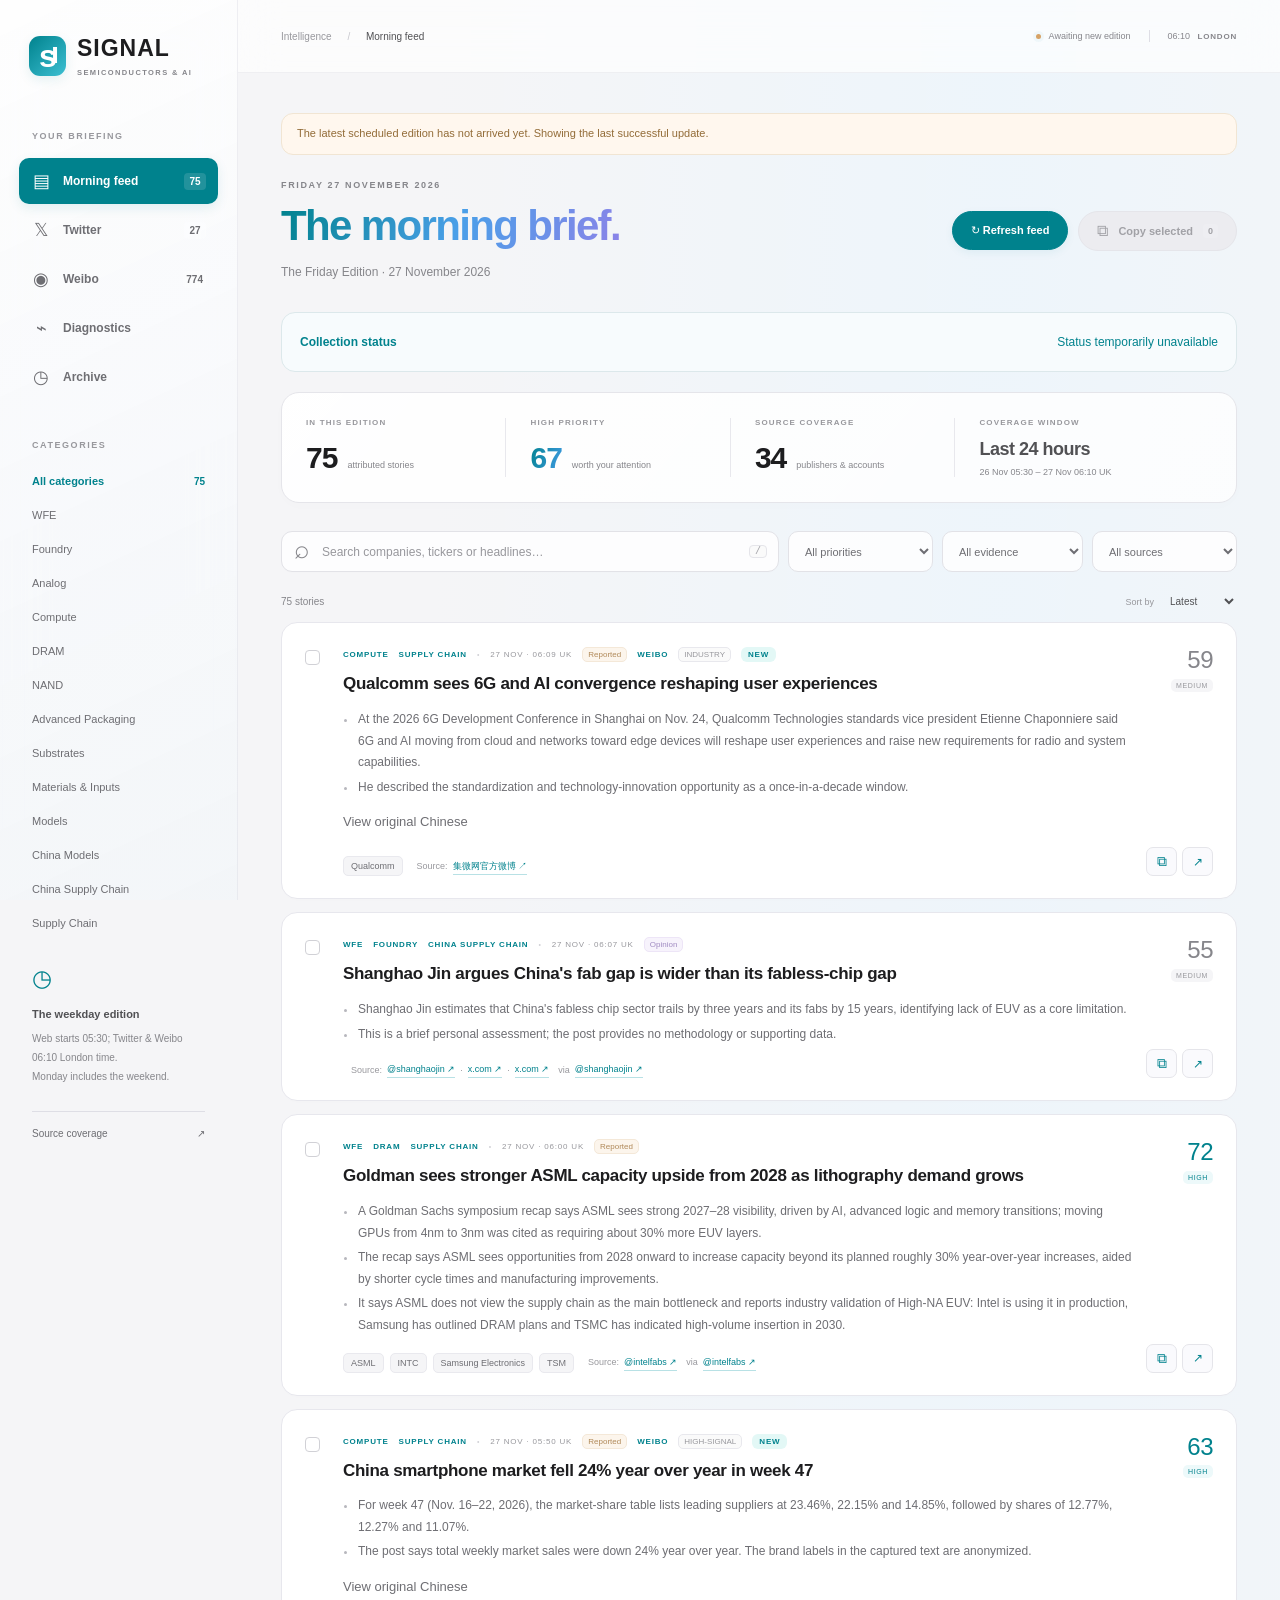
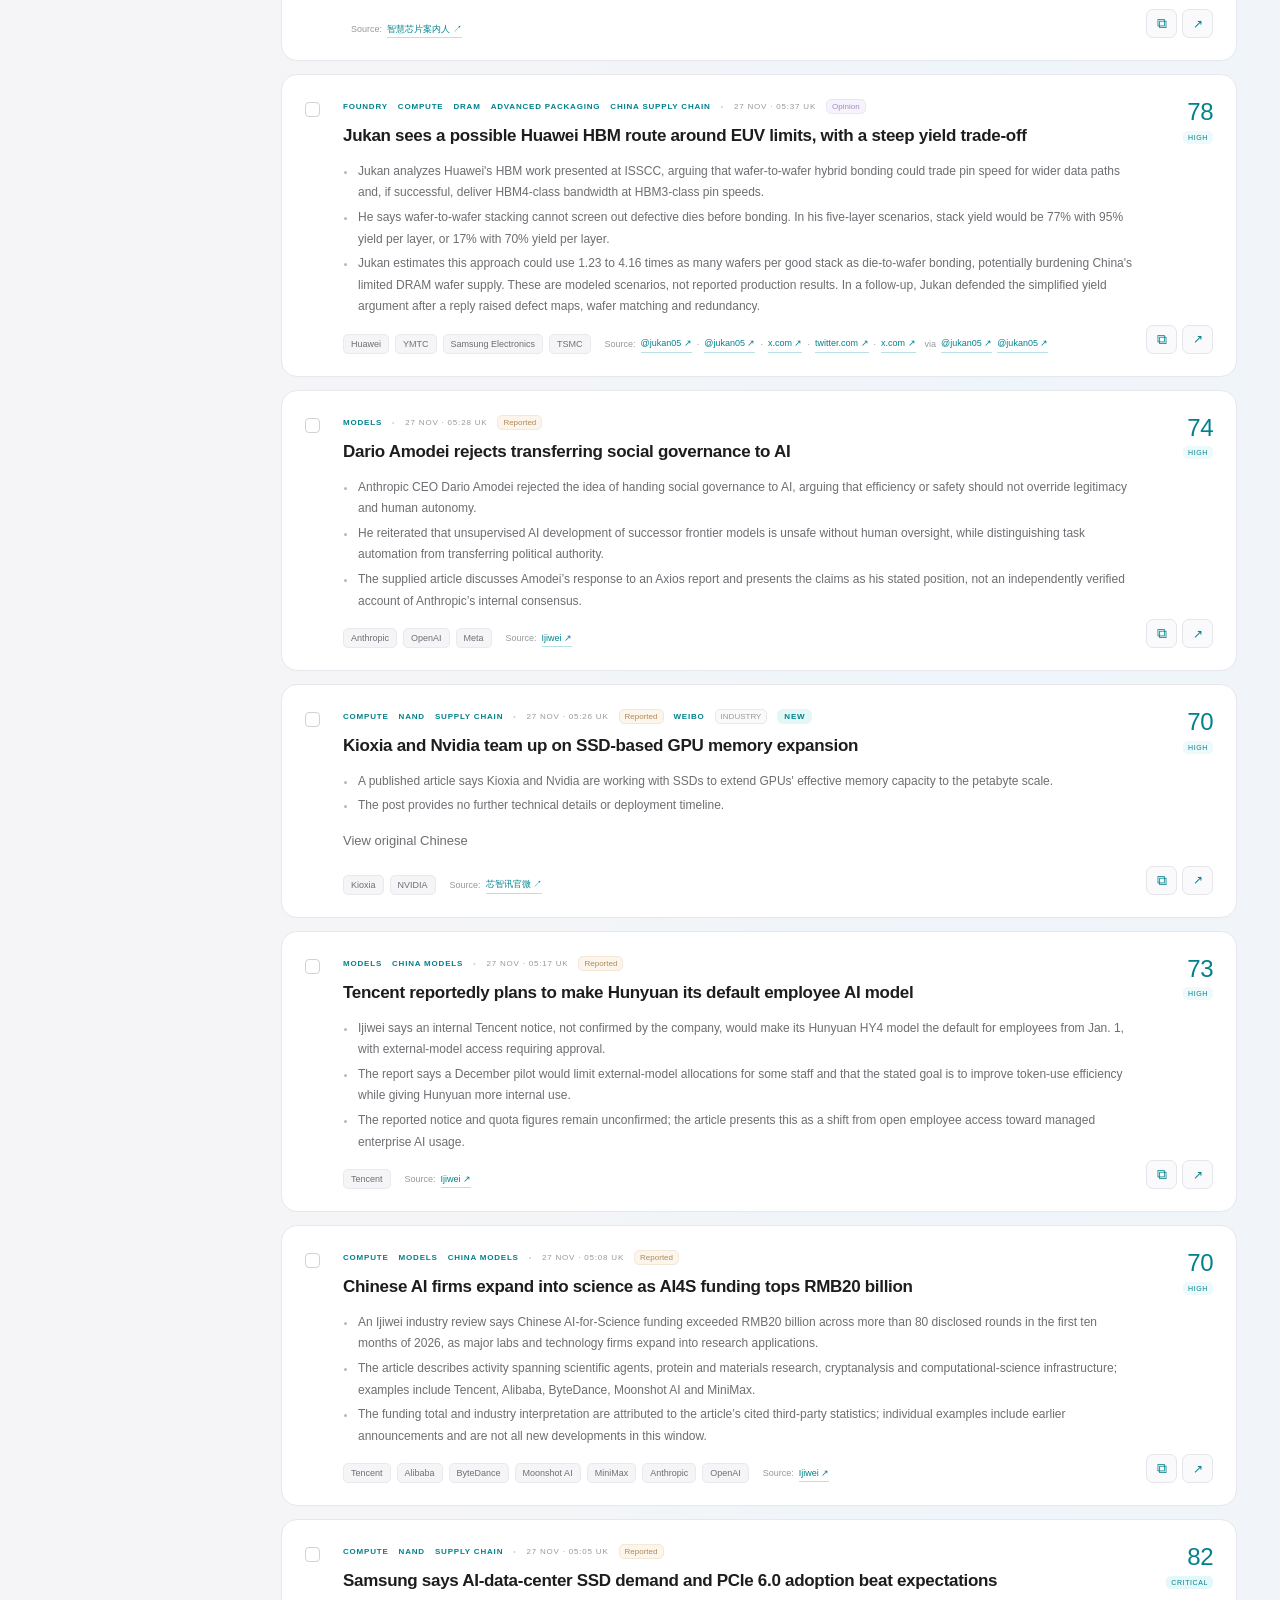
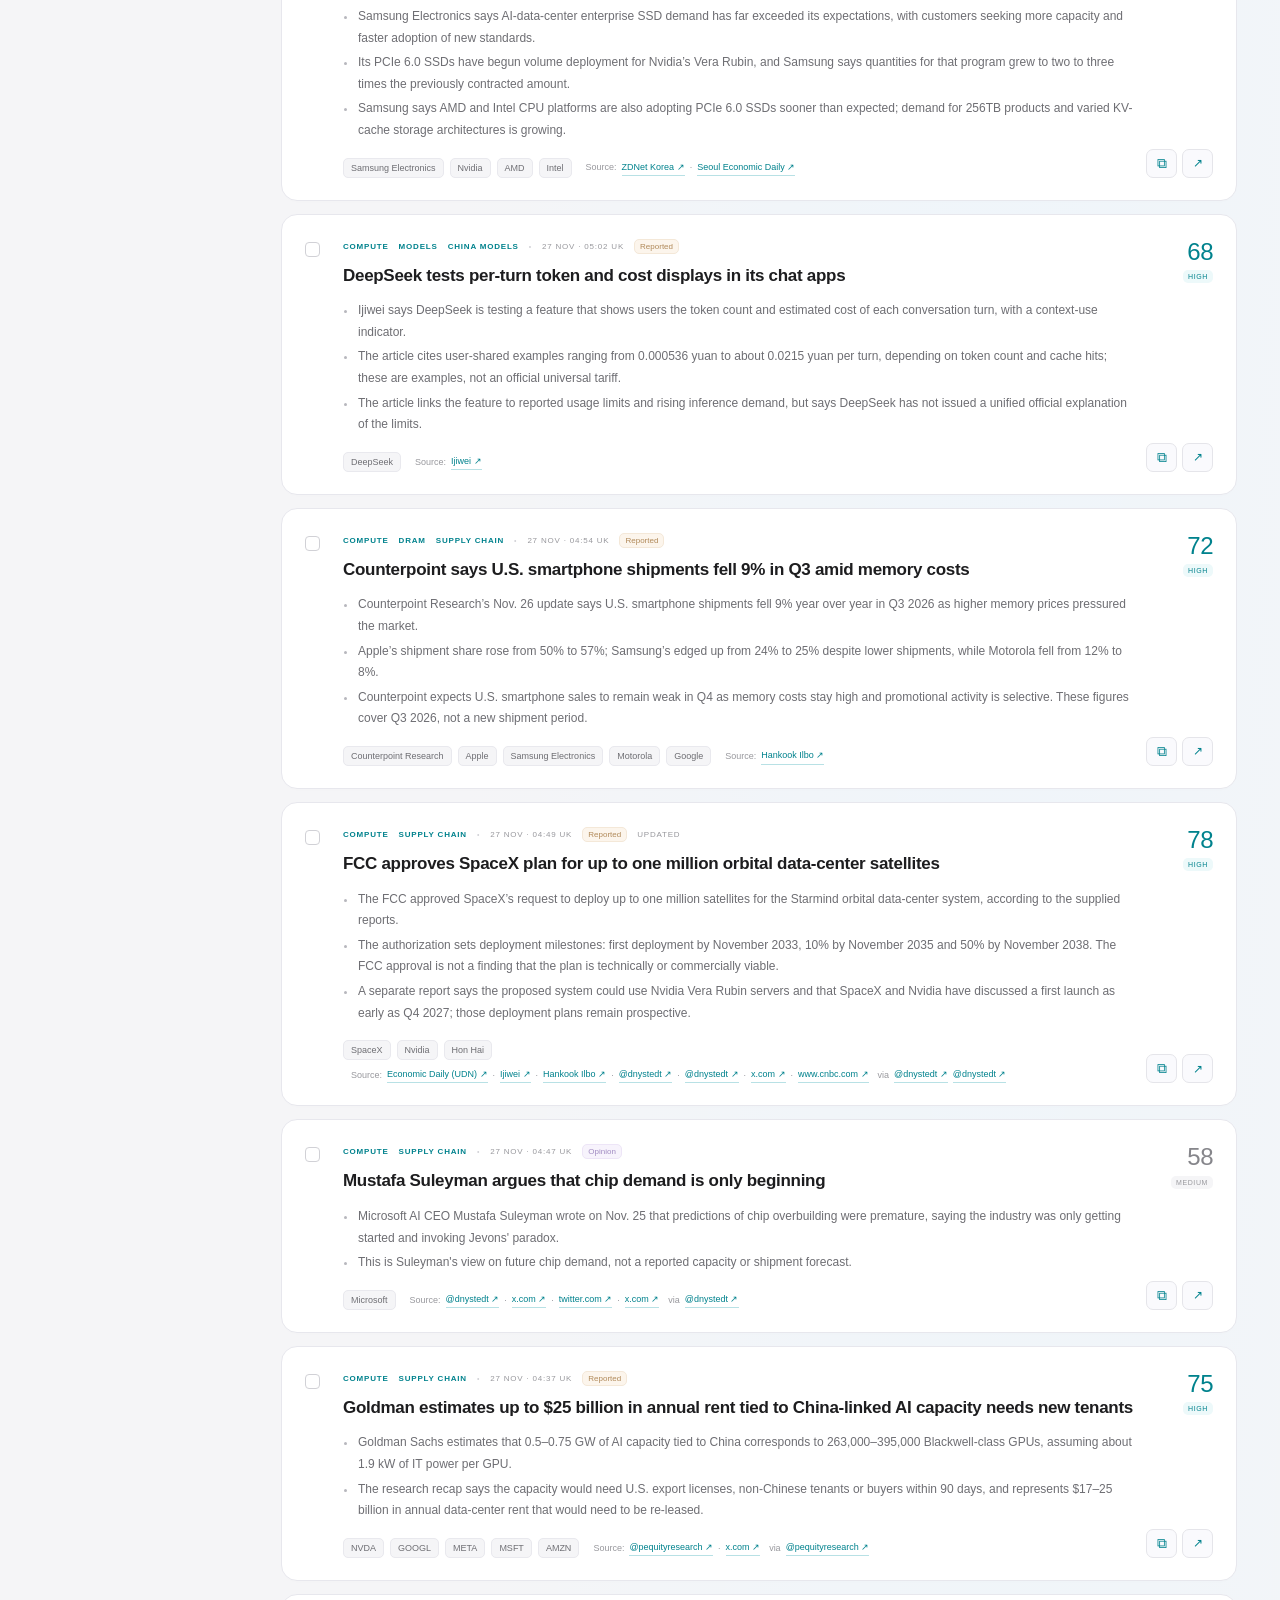
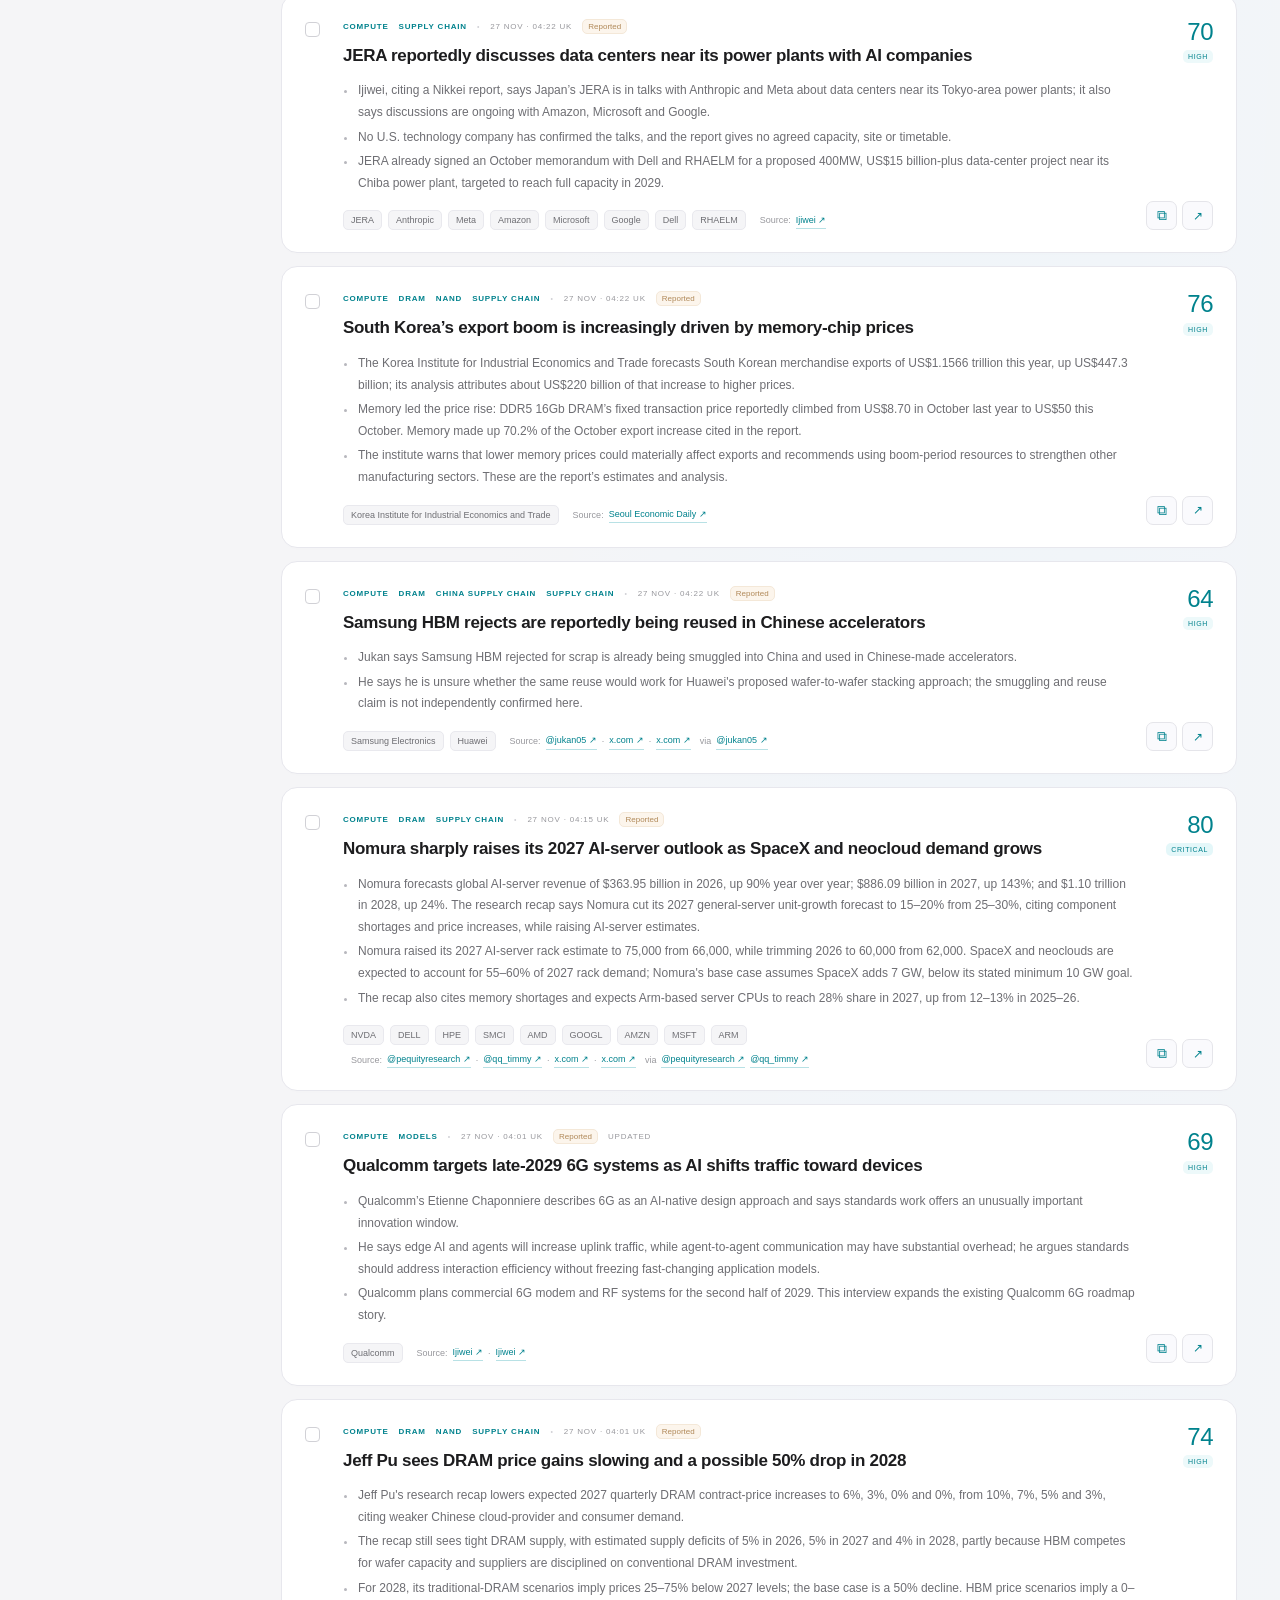
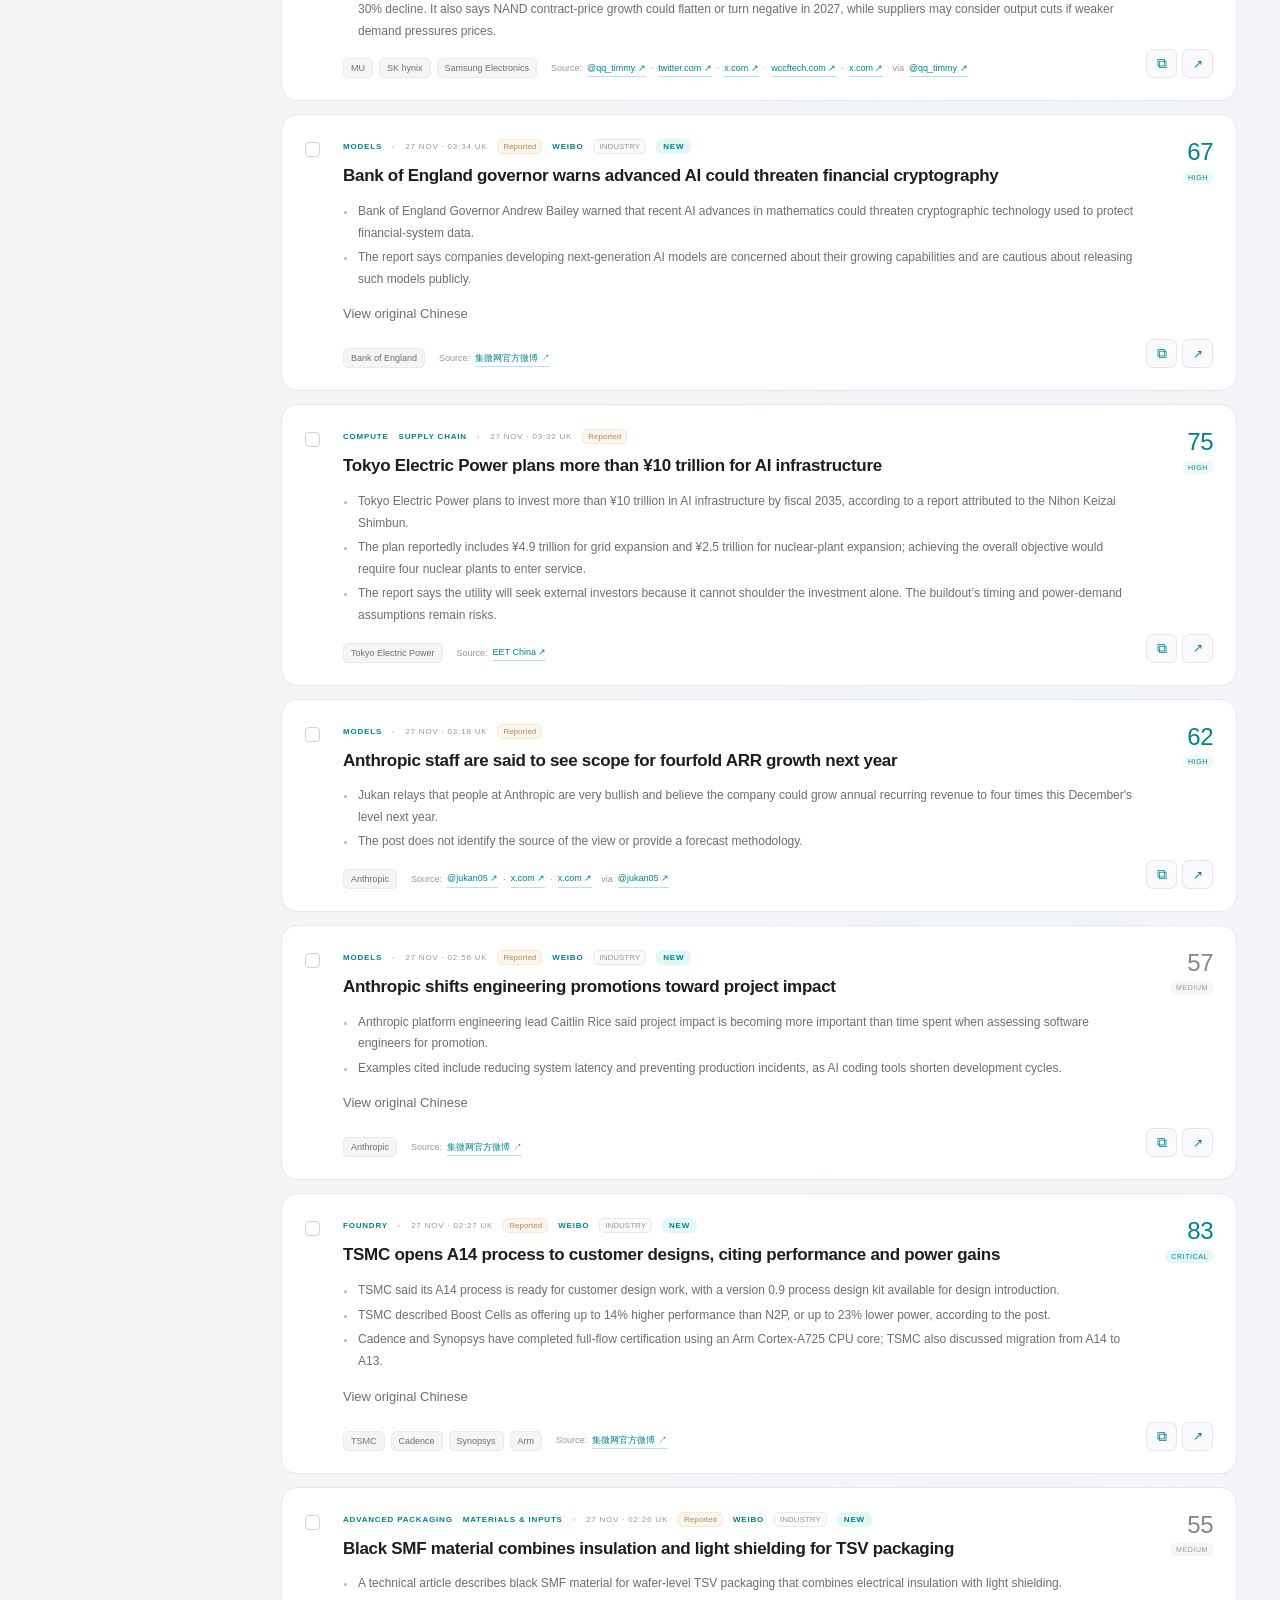
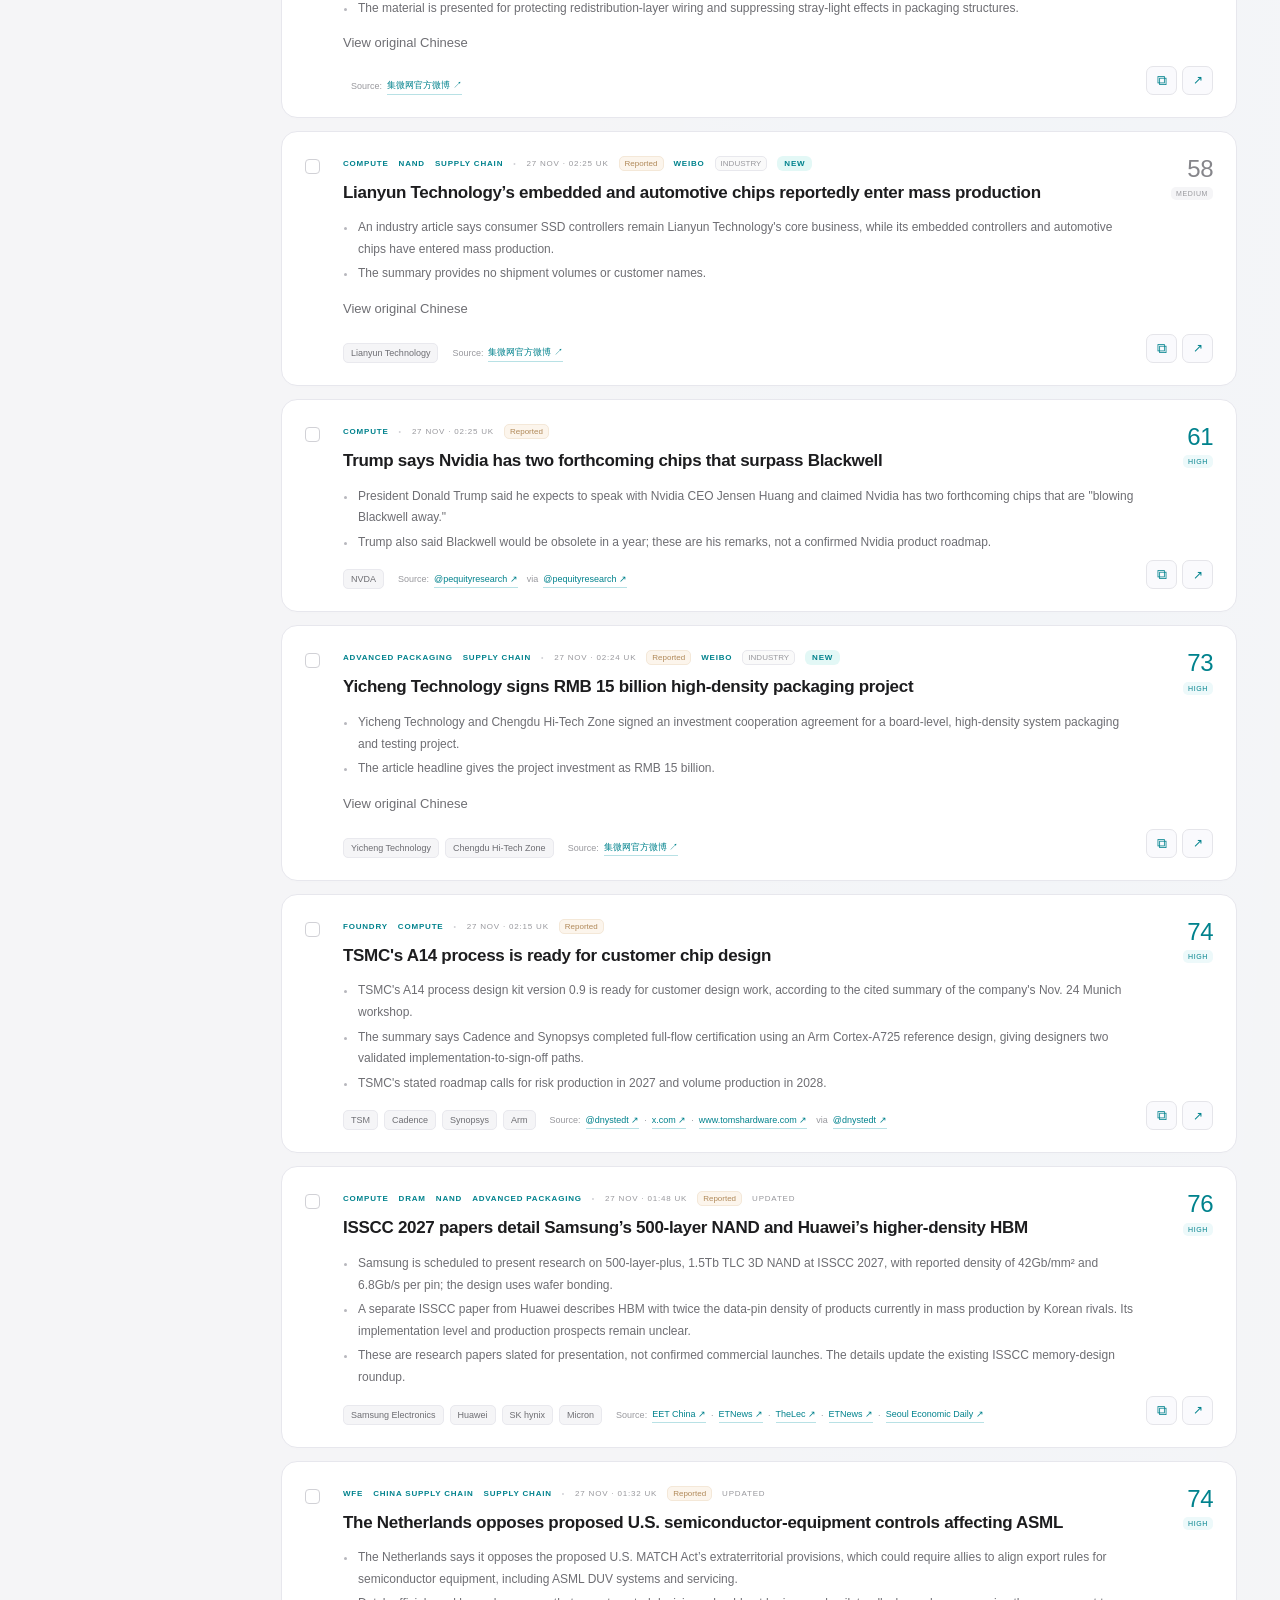
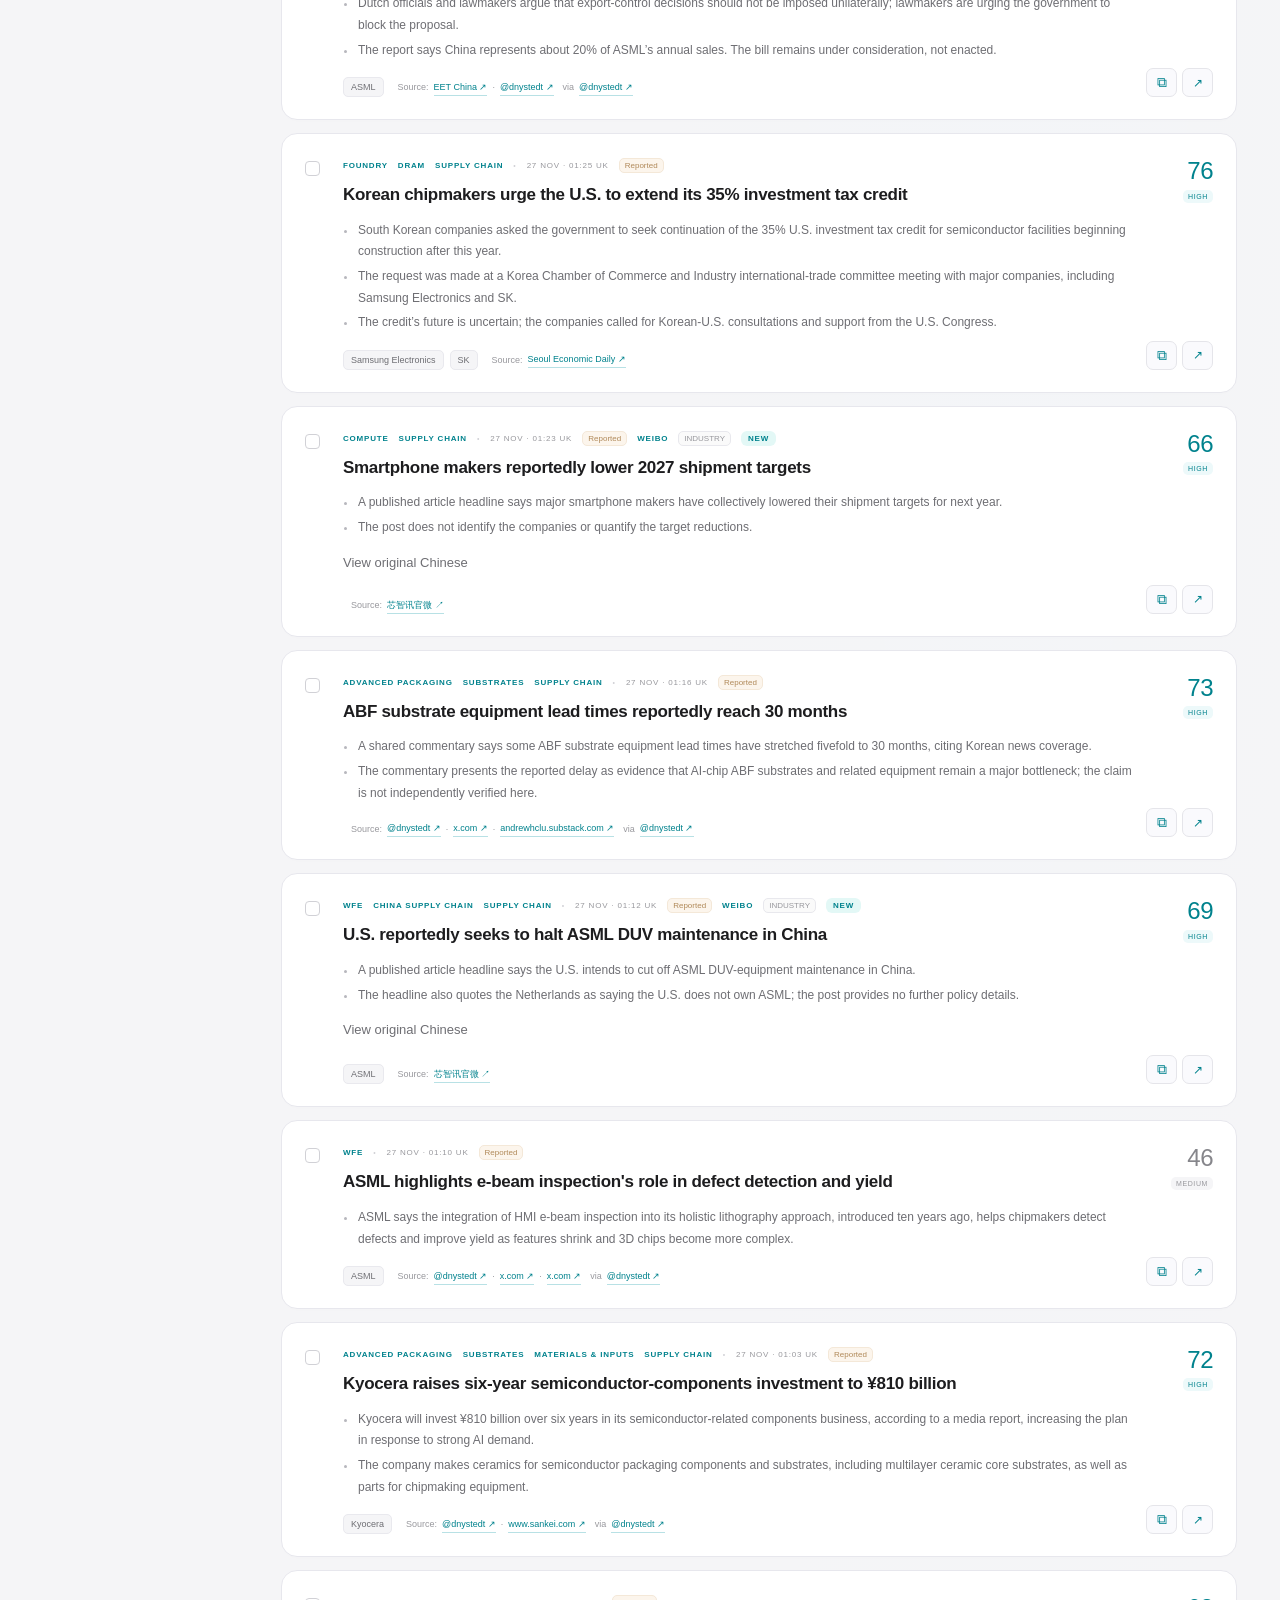
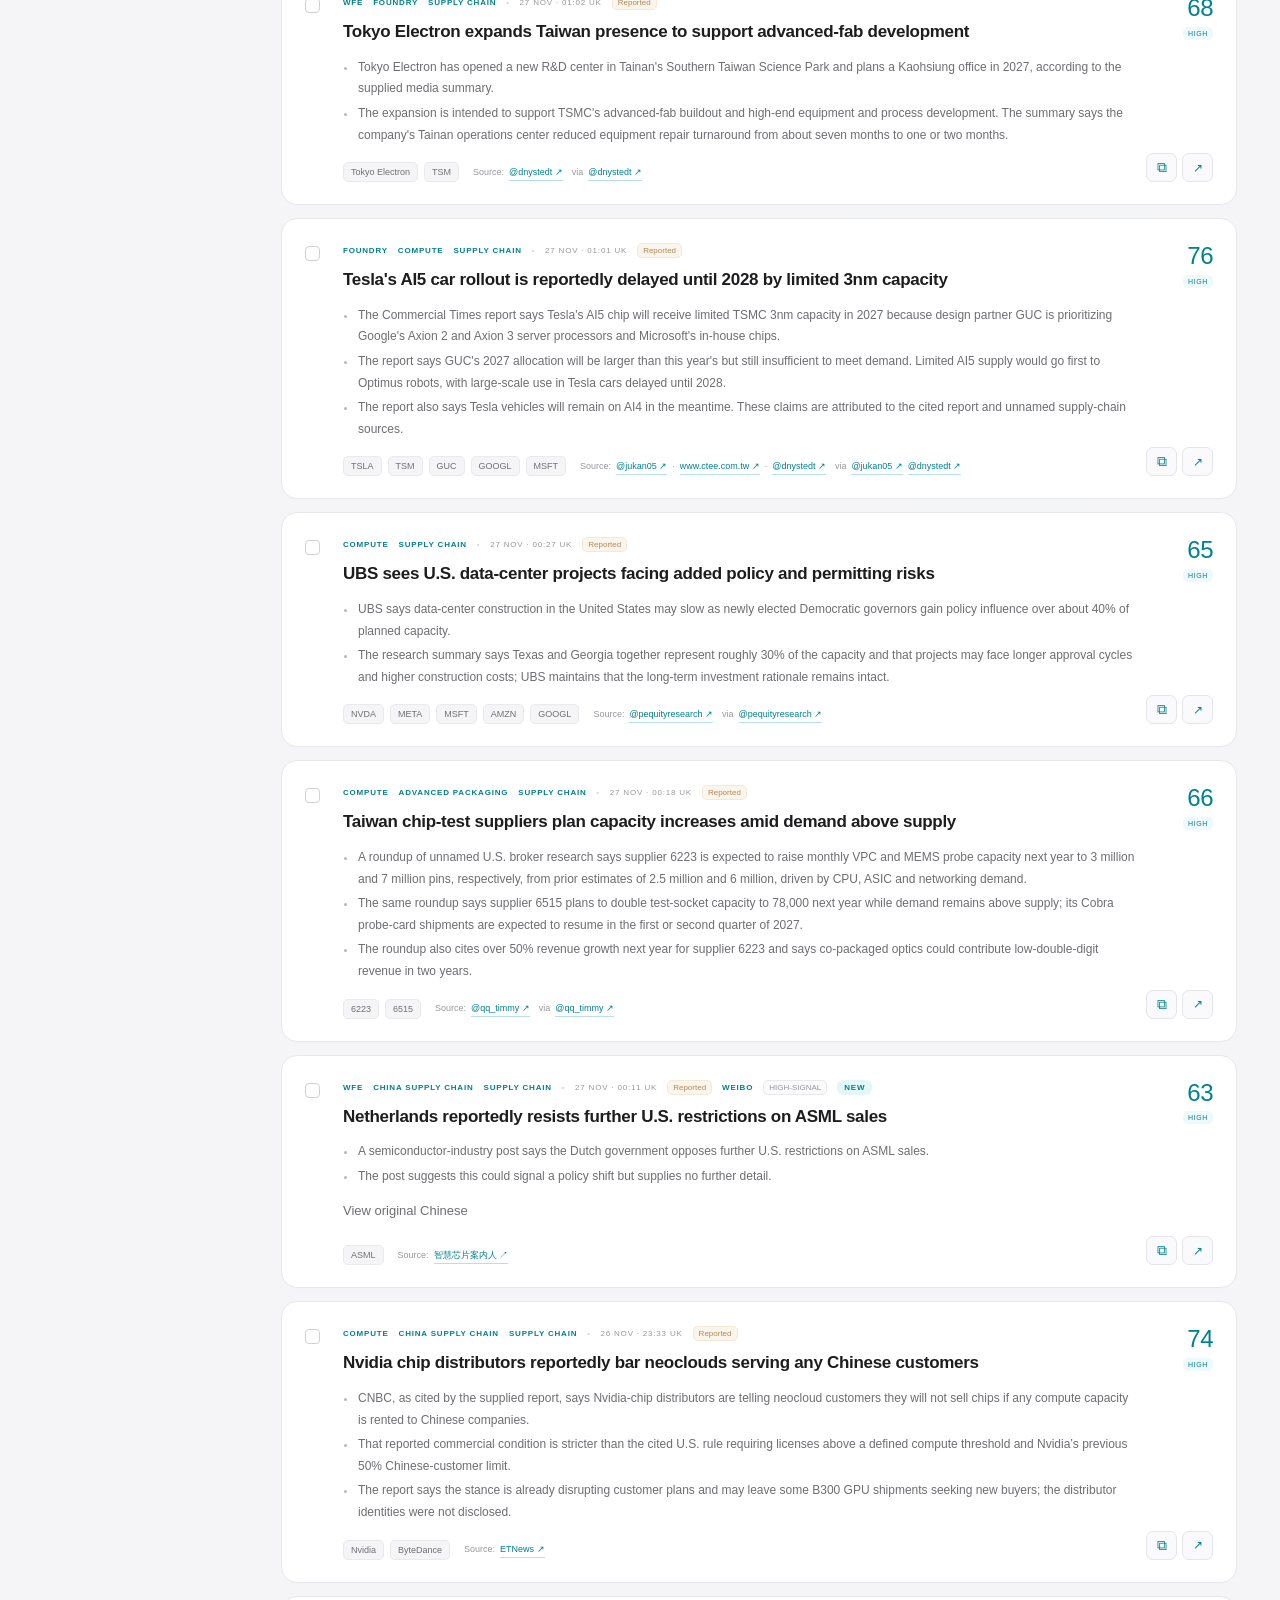
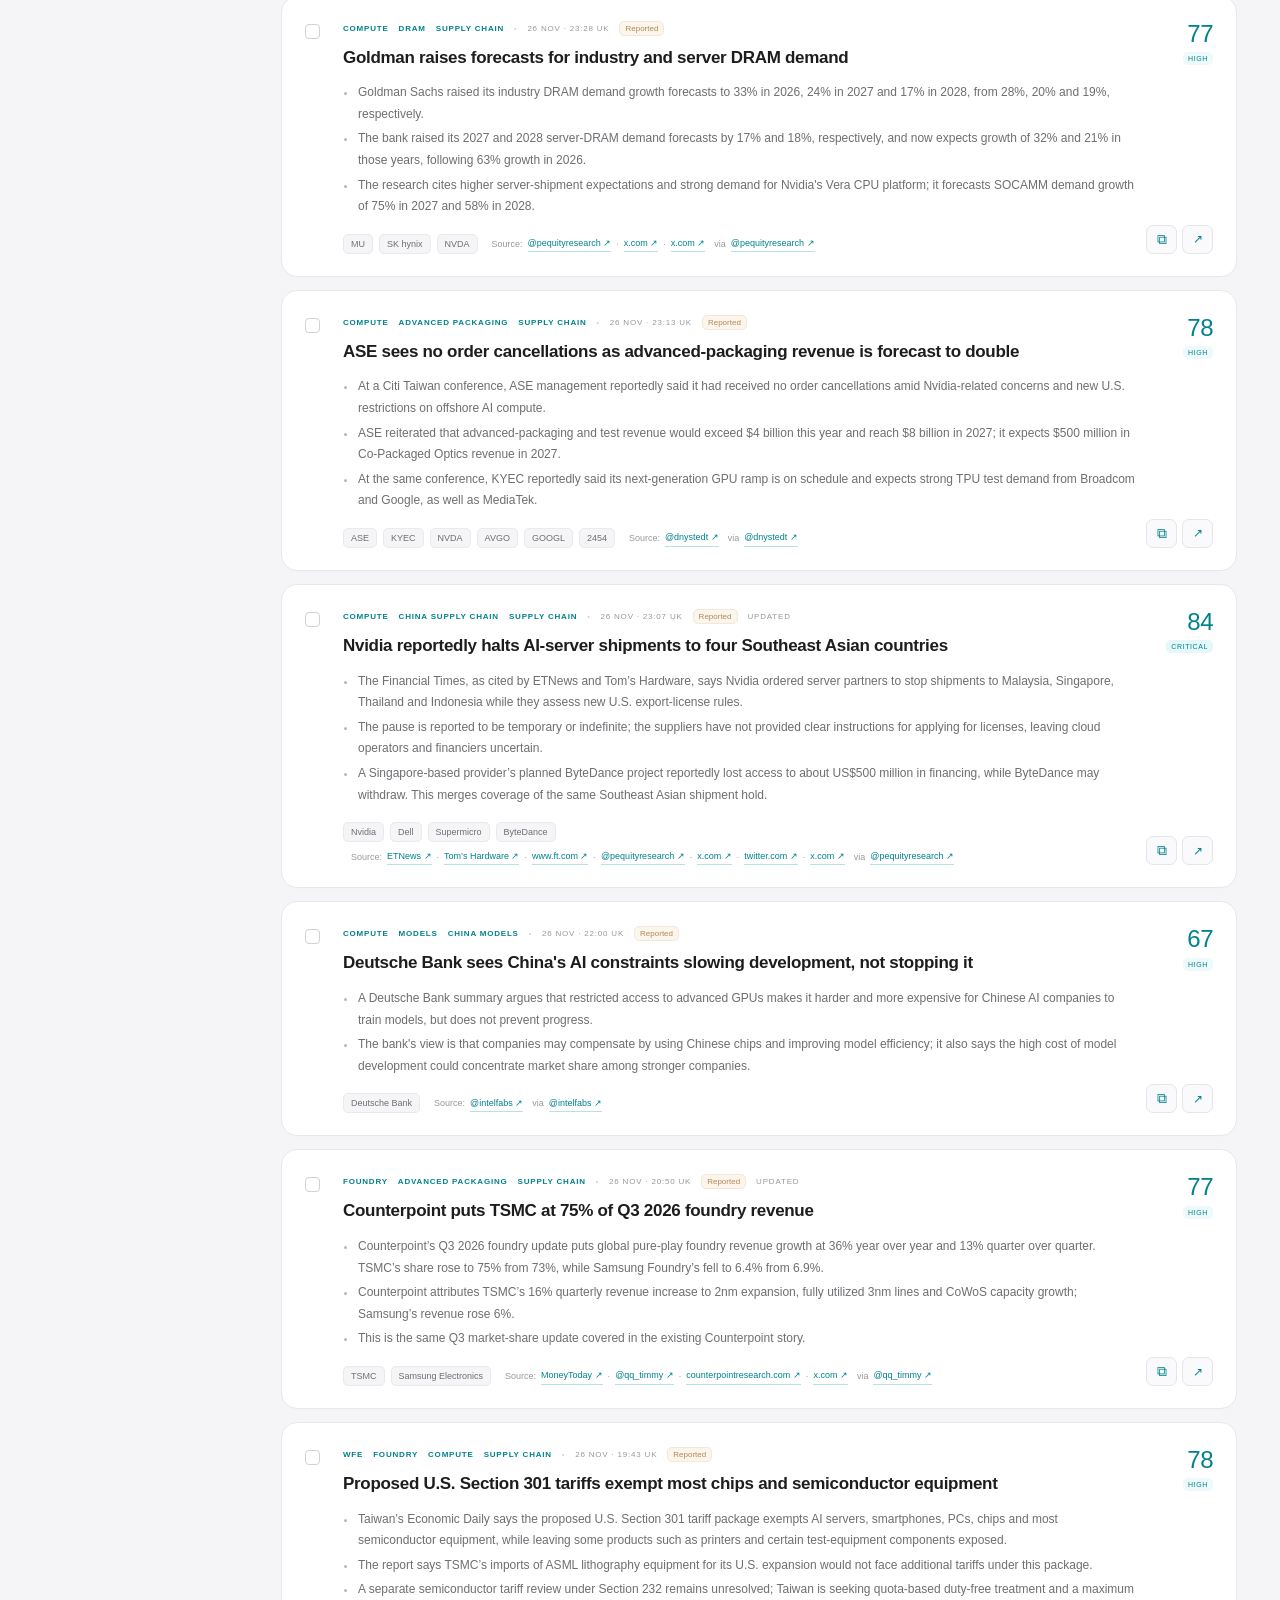
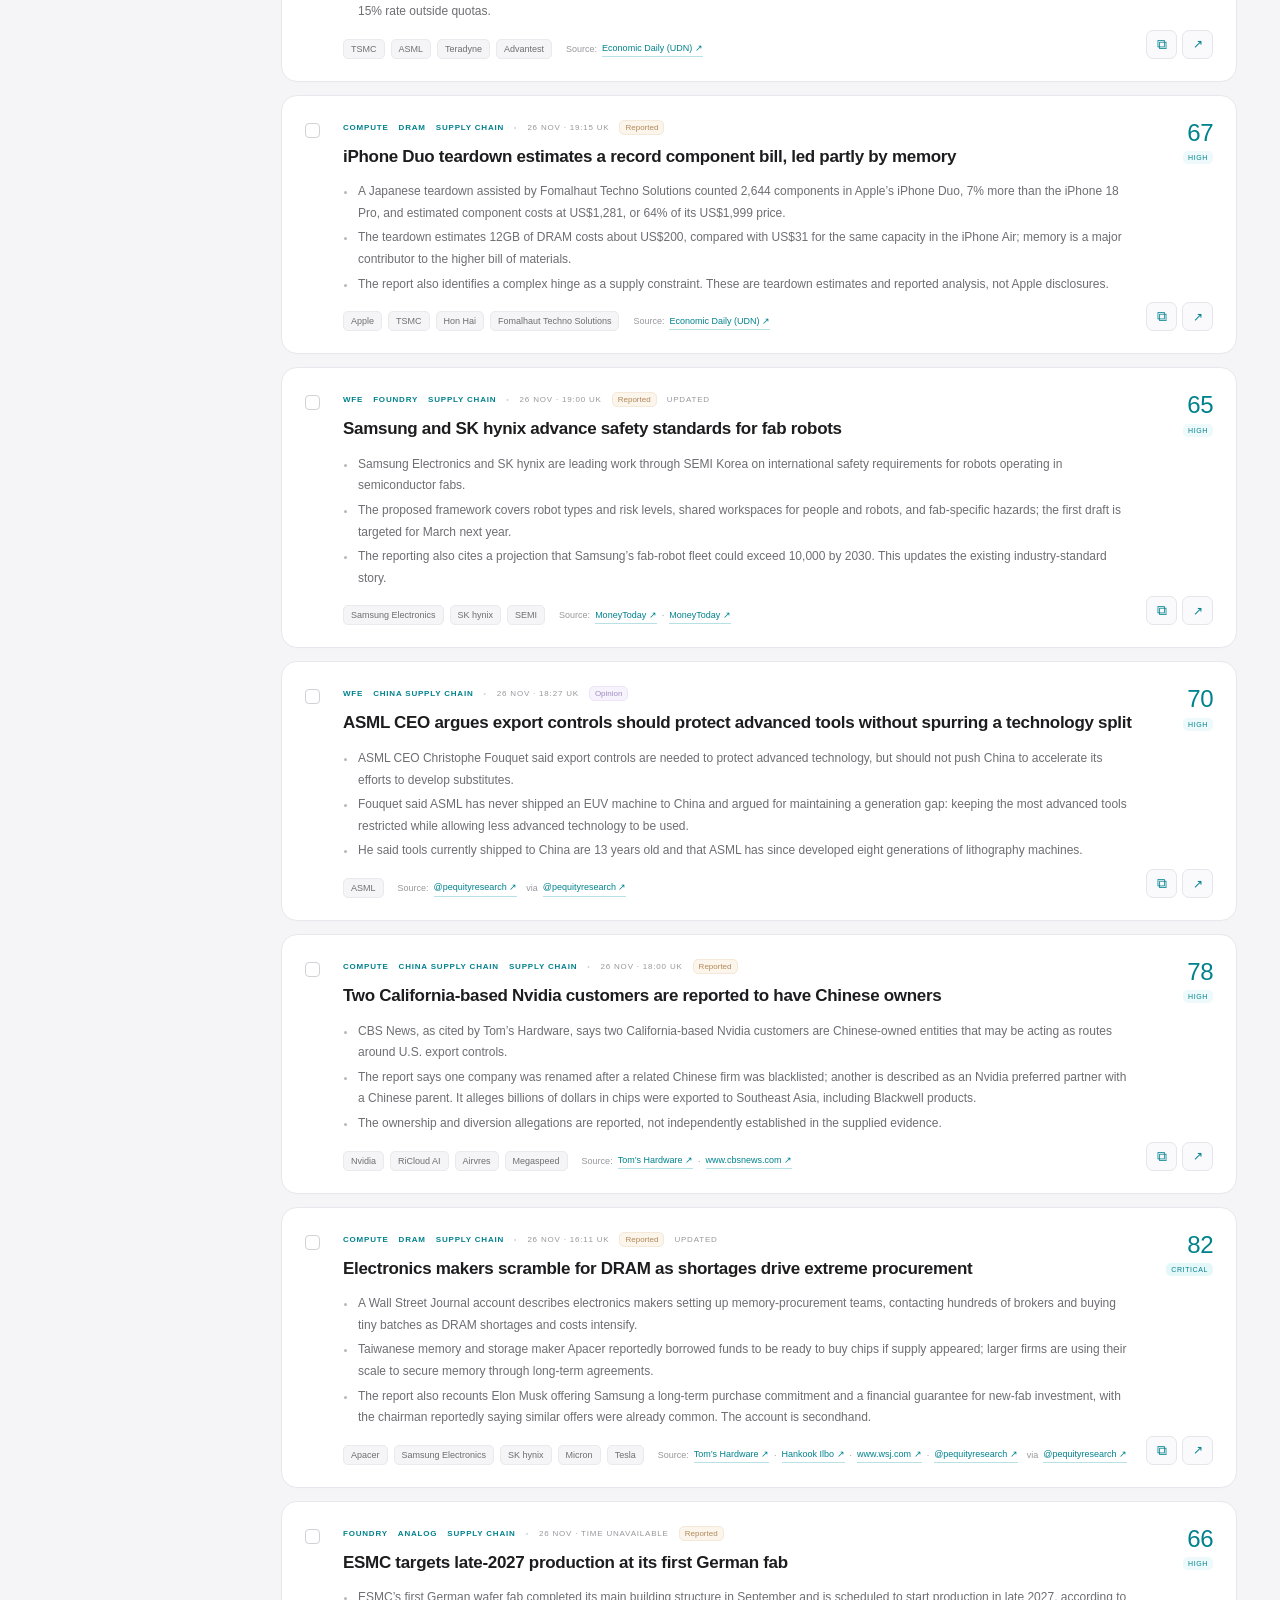
<file: site/index.html>
<!doctype html>
<html lang="en">
<head>
  <meta charset="utf-8">
  <meta name="viewport" content="width=device-width, initial-scale=1, viewport-fit=cover">
  <meta name="robots" content="noindex, nofollow, noarchive, nosnippet, noimageindex">
  <meta name="googlebot" content="noindex, nofollow, noarchive, nosnippet, noimageindex">
  <meta name="description" content="A source-attributed morning briefing on semiconductors and frontier AI.">
  <meta http-equiv="Content-Security-Policy" content="default-src 'self'; script-src 'self'; style-src 'self'; img-src 'self' data:; connect-src 'self' https://raw.githubusercontent.com; base-uri 'none'; form-action 'none'">
  <title>Signal — Semiconductors & AI</title>
  <link rel="icon" href="favicon.svg" type="image/svg+xml">
  <link rel="stylesheet" href="styles.css?v=20260921-hyper">
  <script src="app.js?v=split-20260922" defer></script>
</head>
<body>
  <a class="skip" href="#feed">Skip to stories</a>
  <aside class="sidebar">
    <a class="brand" href="./" aria-label="Signal home"><span class="mark">s<span>ı</span></span><span>SIGNAL<small>SEMICONDUCTORS & AI</small></span></a>
    <div class="nav-label">YOUR BRIEFING</div>
    <nav aria-label="Feed views">
      <button class="nav-item active" data-view="all" aria-pressed="true"><span class="nav-icon">▤</span> Morning feed <span id="nav-total" class="count">0</span></button>
      <button class="nav-item" data-view="x" aria-pressed="false"><span class="nav-icon">𝕏</span> Twitter <span id="nav-x" class="count">0</span></button>
      <button class="nav-item" data-view="weibo" aria-pressed="false"><span class="nav-icon">◉</span> Weibo <span id="nav-weibo" class="count">0</span></button>
      <button class="nav-item" data-view="diagnostics" aria-pressed="false"><span class="nav-icon">⌁</span> Diagnostics</button>
      <button class="nav-item" data-view="archive" aria-pressed="false"><span class="nav-icon">◷</span> Archive</button>
    </nav>
    <div class="nav-label topics-label">CATEGORIES</div>
    <div class="topic-nav" aria-label="Filter by category">
      <button data-topic="" class="topic-item active" aria-pressed="true">All categories <span id="topic-all-count">0</span></button>
      <button data-topic="WFE" class="topic-item" aria-pressed="false" title="Wafer fab equipment">WFE</button>
      <button data-topic="Foundry" class="topic-item" aria-pressed="false">Foundry</button>
      <button data-topic="Analog" class="topic-item" aria-pressed="false">Analog</button>
      <button data-topic="Compute" class="topic-item" aria-pressed="false">Compute</button>
      <button data-topic="DRAM" class="topic-item" aria-pressed="false">DRAM</button>
      <button data-topic="NAND" class="topic-item" aria-pressed="false">NAND</button>
      <button data-topic="Advanced Packaging" class="topic-item" aria-pressed="false">Advanced Packaging</button>
      <button data-topic="Substrates" class="topic-item" aria-pressed="false">Substrates</button>
      <button data-topic="Materials &amp; Inputs" class="topic-item" aria-pressed="false">Materials &amp; Inputs</button>
      <button data-topic="Models" class="topic-item" aria-pressed="false">Models</button>
      <button data-topic="China Models" class="topic-item" aria-pressed="false">China Models</button>
      <button data-topic="China Supply Chain" class="topic-item" aria-pressed="false">China Supply Chain</button>
      <button data-topic="Supply Chain" class="topic-item" aria-pressed="false">Supply Chain</button>
    </div>
    <div class="sidebar-bottom"><div class="schedule-icon">◷</div><strong>The weekday edition</strong><p>Web starts 05:30; Twitter &amp; Weibo 06:10 London time.<br>Monday includes the weekend.</p><details id="sources-detail"><summary>Source coverage <span>↗</span></summary><div id="sources-list"></div></details></div>
  </aside>
  <div class="workspace">
    <header class="topbar"><span class="breadcrumb">Intelligence <span>/</span> <strong id="breadcrumb-view">Morning feed</strong></span><div class="edition"><span id="status-dot" class="status-dot"></span><span id="status-text">Awaiting first edition</span><span class="topbar-divider"></span><span>06:10 <b>LONDON</b></span></div></header>
    <main>
      <div id="notice" class="notice" role="status" hidden></div>
      <div class="page-heading"><div><div class="eyebrow" id="edition-date">THE WEEKDAY EDITION</div><h1 id="page-title">The morning brief<span>.</span></h1><p id="page-description">The weekday edition</p></div><div class="heading-actions"><button id="refresh-feed" class="primary-button" type="button">↻ Refresh feed</button><button id="copy-selected" class="primary-button" disabled><span>⧉</span> Copy selected <span id="selected-count">0</span></button></div></div>
      <div id="collection-panel" class="collection-panel" role="status"><div class="collection-heading"><span id="collection-state">Collection status</span><span id="collection-summary">Checking…</span></div></div>

      <section id="diagnostics" hidden aria-label="Collection diagnostics"><p>Loading diagnostics…</p></section>
      <section id="collection-details" class="collection-panel" hidden aria-label="Current collection details"><p id="collection-message"></p><p id="collection-coverage" class="status-note" hidden>Coverage is incomplete for this edition. Some sources could not be fully checked.</p><div id="collection-counts"></div><p id="collection-updated"></p><ul id="collection-events"></ul><p class="status-note">Updates every 30 seconds; delivery may take a little longer. Counts marked “stored” include earlier runs. Full server logs remain private.</p></section>
      <section class="metrics" id="metrics" aria-label="Edition overview">
        <div><span class="metric-label" id="metric-total-title">IN THIS EDITION</span><strong id="metric-total">—</strong><small id="metric-total-detail">attributed stories</small></div>
        <div><span class="metric-label" id="metric-priority-title">HIGH PRIORITY</span><strong id="metric-priority">—</strong><small id="metric-priority-detail">worth your attention</small></div>
        <div><span class="metric-label" id="metric-sources-title">SOURCE COVERAGE</span><strong id="metric-sources">—</strong><small id="metric-sources-label">publishers & accounts</small></div>
        <div class="window-metric"><span class="metric-label" id="metric-window-title">COVERAGE WINDOW</span><strong id="metric-window">—</strong><small id="coverage-detail">Weekdays · previous 24 hours</small></div>
      </section>
      <section class="feed-controls" aria-label="Search and filter stories">
        <div class="search"><span aria-hidden="true">⌕</span><input id="search" type="search" placeholder="Search companies, tickers or headlines…" aria-label="Search companies, tickers or headlines"><kbd>/</kbd></div>
        <label class="select-wrap"><span class="sr-only">Minimum priority</span><select id="priority"><option value="0">All priorities</option><option value="80">Critical only</option><option value="60">High & critical</option><option value="40">Medium and above</option></select></label>
        <label class="select-wrap"><span class="sr-only">Verification status</span><select id="verification"><option value="">All evidence</option><option value="source_checked">Source checked</option><option value="reported">Reported</option><option value="opinion">Opinion</option></select></label>
        <label class="select-wrap"><span class="sr-only">Source</span><select id="source" aria-label="Source"><option value="">All sources</option></select></label>
      </section>
      <div class="feed-toolbar"><div><span id="result-count">Loading stories…</span><button id="clear-filters" class="text-button" hidden>Clear filters</button></div><div class="sort-group"><label for="sort">Sort by</label><select id="sort"><option value="latest">Latest</option><option value="importance">Importance</option></select><label id="archive-date-wrap" hidden><span class="sr-only">Archive date</span><input id="archive-date" type="date" aria-label="Archive date"></label></div></div>
      <section id="feed" aria-label="News stories" aria-live="polite"></section>
      <div id="empty" class="empty-state" hidden><span class="empty-icon">▤</span><h2 id="empty-title">No stories yet</h2><p id="empty-description">The first edition will appear after a successful scheduled collection.</p></div>
      <footer><span>Original sources first. Always.</span><span id="next-refresh">Weekdays at 06:10 UK time</span></footer>
    </main>
  </div>
  <div id="toast" class="toast" role="status" hidden></div>
  <dialog id="copy-dialog"><h2>Copy your selection</h2><p>Clipboard access is unavailable. Select and copy the text below.</p><textarea id="copy-fallback" aria-label="Article text to copy" readonly></textarea><button id="close-dialog" class="primary-button">Done</button></dialog>
  <dialog id="refresh-dialog"><h2>Refresh the newsfeed</h2><p id="refresh-instructions">Sign in to GitHub and select Run workflow to request a new edition. Only authorised repository users can start collection.</p><div class="heading-actions"><a class="primary-button" href="https://github.com/kldn04/newsfeed-private/actions/workflows/refresh.yml" target="_blank" rel="noopener noreferrer">Continue with GitHub ↗</a><button id="close-refresh" class="text-button" type="button">Cancel</button></div></dialog>
</body>
</html>
</file>
<file: site/styles.css>
@charset "UTF-8";
:root{--bg:#f7f8f5;--paper:#fff;--ink:#172923;--muted:#758078;--green:#244f43;--line:#e2e7df;--lime:#d5edb0;--sidebar:238px;font-family:Inter,-apple-system,BlinkMacSystemFont,"Segoe UI",sans-serif;color:var(--ink);font-size:14px;font-synthesis:none}*{box-sizing:border-box}body{margin:0;background:var(--bg)}button,input,select,textarea{font:inherit}button,a,input,select,summary{ -webkit-tap-highlight-color:transparent}button{cursor:pointer}button:disabled{cursor:default}button:focus-visible,a:focus-visible,input:focus-visible,select:focus-visible,summary:focus-visible{outline:3px solid #79a996;outline-offset:4px}a{color:inherit}button{color:inherit}button:hover:not(:disabled){filter:brightness(.97)}[hidden]{display:none!important}.sr-only{position:absolute;width:1px;height:1px;overflow:hidden;clip:rect(0,0,0,0)}.skip{position:fixed;top:-70px;left:20px;z-index:10;background:#fff;padding:15px}.skip:focus{top:12px}.sidebar{position:fixed;inset:0 auto 0 0;width:var(--sidebar);background:#edf1e9;border-right:1px solid var(--line);display:flex;flex-direction:column;padding:35px 19px 20px;z-index:2}.brand{display:flex;align-items:center;gap:11px;text-decoration:none;margin:0 10px 54px;font-weight:800;font-size:23px;letter-spacing:2px}.brand small{display:block;font-size:7.5px;letter-spacing:1.55px;font-weight:600;margin-top:6px;color:#53695a}.mark{display:grid;place-content:center;background:var(--green);color:var(--lime);width:37px;height:40px;border-radius:10px;font-size:32px;letter-spacing:-7px;font-weight:600;position:relative;padding-right:6px}.mark span{position:absolute;left:22px;top:1px;font-size:29px}.nav-label{font-size:9px;letter-spacing:1.55px;font-weight:700;color:#83907e;margin:0 13px 14px}.nav-item{display:flex;align-items:center;gap:12px;width:100%;border:0;background:transparent;border-radius:7px;text-align:left;padding:13px 12px;font-size:12px;margin:3px 0;color:#5c6d60;font-weight:550}.nav-item.active{background:var(--green);color:#fff;box-shadow:0 3px 7px #25493312}.nav-icon{font-size:18px;line-height:20px;width:20px;text-align:center}.count{margin-left:auto;font-size:10px;background:#ffffff22;border-radius:4px;min-width:22px;text-align:center;padding:3px}.topics-label{margin-top:37px}.topic-item{display:flex;align-items:center;gap:9px;border:0;background:transparent;padding:11px 13px;width:100%;font-size:11px;text-align:left;color:#667564}.topic-item.active{font-weight:700;color:#244f43}.topic-item span{margin-left:auto;font-size:10px}.topic-dot{height:6px;width:6px;border-radius:50%;display:inline-block;background:#85997f}.supply{background:#578871}.silicon{background:#859eb3}.models{background:#b6a273}.deepseek{background:#ad99b7}.sidebar-bottom{margin-top:auto;padding:25px 13px 0}.schedule-icon{font-size:23px;margin-bottom:13px;color:#6d836a}.sidebar-bottom strong{font-size:11px;font-weight:600}.sidebar-bottom p{color:#7f8b79;font-size:10px;line-height:1.9;margin:8px 0 25px}details summary{cursor:pointer;list-style:none}details summary::-webkit-details-marker{display:none}#sources-detail{border-top:1px solid #d9e0d3;padding-top:16px;font-size:10px;color:#6e7e66}#sources-detail summary{display:flex;justify-content:space-between}#sources-list{max-height:180px;overflow:auto;margin-top:10px;line-height:1.8}.source-health{display:flex;justify-content:space-between;gap:8px}.source-health span:last-child{font-size:9px;text-transform:uppercase}.workspace{margin-left:var(--sidebar)}.topbar{height:73px;border-bottom:1px solid var(--line);display:flex;align-items:center;justify-content:space-between;padding:0 43px;background:#ffffff85;font-size:10px}.breadcrumb{color:#8b948a}.breadcrumb>span{margin:0 13px;color:#b6beb2}.breadcrumb strong{font-weight:500;color:#52644f}.edition{display:flex;align-items:center;gap:8px;color:#73816f;font-size:9px}.edition b{font-weight:600;letter-spacing:.8px;font-size:8px;margin-left:5px}.status-dot{width:5px;height:5px;border-radius:50%;background:#89937f}.status-dot.fresh{background:#678e4f;box-shadow:0 0 0 3px #678e4f10}.status-dot.stale{background:#b87939}.topbar-divider{height:12px;border-left:1px solid #dce2d6;margin:0 10px}main{max-width:1460px;margin:auto;padding:39px 43px 0}.notice{border:1px solid #d8e0ce;background:#eff4e7;color:#65744d;border-radius:6px;font-size:11px;line-height:1.6;padding:11px 15px;margin-bottom:25px}.notice.error{background:#fff1e9;color:#8d5731;border-color:#efd7c4}.page-heading{display:flex;align-items:center;justify-content:space-between;gap:25px;margin-bottom:30px}.eyebrow{font-size:9px;font-weight:650;letter-spacing:1.8px;color:#7c8a72;margin:0 0 12px}h1{font-size:37px;font-weight:540;letter-spacing:-1.5px;margin:0}h1 span{color:#699048}.page-heading p{color:#808a7a;font-size:11px;line-height:1.6;margin:12px 0 0}.primary-button{background:var(--green);border:1px solid var(--green);color:#fff;border-radius:6px;padding:12px 16px;font-size:10px;font-weight:550;display:inline-flex;gap:10px;align-items:center;white-space:nowrap}.primary-button:disabled{background:#e9eee4;color:#8b9883;border-color:#dce4d4}.primary-button>span:first-child{font-size:16px;line-height:12px}#selected-count{padding:2px 5px;border-radius:3px;background:#ffffff20;font-size:9px}.metrics{display:grid;grid-template-columns:1fr 1fr 1fr 1.25fr;background:#fff;border:1px solid var(--line);border-radius:8px;padding:22px 0;margin-bottom:28px}.metrics>div{padding:0 24px;border-right:1px solid var(--line);display:flex;flex-wrap:wrap;align-items:baseline;column-gap:10px}.metrics>div:last-child{border:0}.metric-label{display:block;width:100%;font-size:8px;letter-spacing:1.25px;font-weight:600;color:#8b9682;margin-bottom:12px}.metrics strong{font-size:28px;font-weight:500;letter-spacing:-1px}.metrics small{font-size:9px;color:#8a9582}.metrics .window-metric strong{font-size:17px;letter-spacing:-.5px}.window-metric small{display:block;flex-basis:100%;margin-top:7px;font-size:9px}.feed-controls{display:flex;gap:9px;margin-bottom:23px}.search{position:relative;display:flex;align-items:center;flex:1;min-width:170px}.search>span{position:absolute;font-size:26px;left:13px;top:3px;color:#8b9683}.search input{height:41px;width:100%;border:1px solid #dfe5d9;background:#fff;border-radius:6px;padding:0 36px 0 40px;font-size:11px;color:var(--ink);outline-offset:1px}.search input::placeholder{color:#949d8e}.search kbd{position:absolute;right:12px;border:1px solid #e7eae3;color:#a2aa9c;border-radius:3px;padding:0 5px;font-size:10px}.select-wrap select{height:41px;max-width:145px;border:1px solid #dfe5d9;border-radius:6px;background:#fff;color:#6c7a63;font-size:10px;padding:0 28px 0 12px}.feed-toolbar{display:flex;justify-content:space-between;align-items:center;margin:0 0 14px;font-size:10px;color:#8c9684}.feed-toolbar>div{display:flex;align-items:center;gap:12px}.text-button{border:0;background:transparent;font-size:10px;color:var(--green);text-decoration:underline;padding:0}.sort-group label{font-size:9px;color:#9da595}.sort-group select{border:0;background:transparent;color:#425b37;font-size:10px}.sort-group input{border:1px solid var(--line);border-radius:4px;padding:5px;font-size:10px;color:var(--green);background:#fff}.story{display:grid;grid-template-columns:28px 1fr 67px;gap:10px;padding:23px 23px 20px;background:#fff;border:1px solid var(--line);border-radius:7px;margin-bottom:11px;scroll-margin-top:20px;transition:border-color .15s,box-shadow .15s}.story:target{border-color:#7a9b67;box-shadow:0 0 0 3px #78996620}.story.selected{border-color:#9bb188;background:#fefff9}.select-story{appearance:none;width:14px;height:14px;border:1px solid #d6dece;border-radius:3px;margin:3px 0 0;cursor:pointer;display:grid;place-content:center}.select-story:checked{background:var(--green);border-color:var(--green)}.select-story:checked:after{content:'✓';color:white;font-size:10px}.story-kicker{display:flex;align-items:center;gap:10px;font-size:8px;letter-spacing:1px;text-transform:uppercase;color:#8a9680;margin-bottom:10px;flex-wrap:wrap}.story-kicker .topic-tag{font-weight:600;color:#608257}.story-kicker .separator{font-size:7px;color:#c8d0c0}.evidence-label{text-transform:none;letter-spacing:0;border:1px solid #e5eadf;padding:2px 5px;border-radius:3px;font-size:8px;color:#87927e}.evidence-label.reported{background:#faf3e5;color:#a38648;border-color:#f0e3c6}.evidence-label.opinion{background:#f2eef5;color:#96859e;border-color:#e9e2ef}.story h2{font-size:16px;line-height:1.45;letter-spacing:-.25px;font-weight:600;margin:0 0 10px;color:#253a21}.story ul{padding:0 0 0 13px;margin:0 0 15px;color:#7a8571;font-size:11px;line-height:1.8}.story li{padding-left:2px;margin-bottom:3px}.story li::marker{color:#a5b099;font-size:9px}.story-meta{display:flex;align-items:center;flex-wrap:wrap;gap:6px;color:#97a18d;font-size:9px}.company-chip{border:1px solid #e4e9de;background:#f8faf5;border-radius:3px;padding:3px 6px;color:#6e7f60;font-size:8px}.source-links{display:flex;gap:5px;flex-wrap:wrap;align-items:center;margin-left:8px;line-height:1.8}.source-links a{color:#6b825a;text-decoration:none;border-bottom:1px solid #d7e1ce}.source-links a:hover{text-decoration:underline}.source-links .via{color:#9ba592;margin-left:4px}.story-side{display:flex;flex-direction:column;align-items:flex-end;justify-content:space-between;gap:15px}.priority-score{text-align:right}.priority-score strong{display:block;font-size:22px;letter-spacing:-.5px;line-height:1.1;font-weight:500;color:#66864e}.priority-score span{display:inline-block;margin-top:5px;border-radius:3px;padding:3px 5px;font-size:7px;letter-spacing:.6px;text-transform:uppercase;background:#eef4e6;color:#6e884f}.priority-score.critical strong{color:#aa7750}.priority-score.critical span{background:#fbf0e6;color:#a57954}.priority-score.medium strong{color:#8d967e}.priority-score.medium span,.priority-score.low span{color:#939b8a;background:#f1f4ed}.priority-score.low strong{color:#a8af9e}.score-details{font-size:9px;line-height:1.7;color:#849578;margin-top:12px}.score-details summary{font-size:9px;color:#92a085;display:inline-block}.score-details summary:before{content:'+ ';font-weight:600}.score-details[open] summary:before{content:'− '}.score-details p{margin:4px 0 0}.story-actions{display:flex;gap:5px}.icon-button{border:1px solid #e0e6d9;background:#fff;border-radius:4px;color:#7d8d6e;display:grid;place-items:center;font-size:14px;width:29px;height:27px}.story-actions a{text-decoration:none;font-size:12px}.empty-state{text-align:center;padding:65px 20px;border:1px dashed #d9e2d1;border-radius:7px;background:#fafcf7}.empty-icon{font-size:30px;color:#9bac8e}.empty-state h2{font-size:17px;font-weight:500;margin:17px 0 8px}.empty-state p{font-size:12px;color:#8b9980;line-height:1.8;max-width:430px;margin:auto}footer{display:flex;justify-content:space-between;gap:15px;font-size:9px;color:#99a18f;padding:27px 0 29px}.toast{position:fixed;bottom:25px;left:50%;transform:translateX(-50%);z-index:10;background:#244f43;color:#fff;border:1px solid #54745b;border-radius:7px;padding:14px 23px;font-size:12px;box-shadow:0 5px 25px #213a2220}dialog{border:1px solid var(--line);border-radius:10px;width:min(650px,90vw);padding:25px}dialog::backdrop{background:#203a2260}dialog h2{font-size:20px}dialog p{color:var(--muted);font-size:12px}dialog textarea{display:block;resize:vertical;width:100%;height:260px;border:1px solid var(--line);border-radius:5px;margin:20px 0;padding:12px;font-size:12px;line-height:1.6} @media(min-width:1500px){main{padding-top:45px}.story{padding:26px}.story h2{font-size:18px}.story ul{font-size:12px}}@media(max-width:1150px){:root{--sidebar:208px}.sidebar{padding-left:13px;padding-right:13px}.brand{font-size:20px;gap:8px}.brand small{font-size:6.5px}.topbar{padding:0 26px}main{padding:30px 26px 0}.metrics>div{padding:0 16px}.metrics small{flex-basis:100%;margin-top:5px}.page-heading p{max-width:390px}.select-wrap select{max-width:122px}.feed-controls{flex-wrap:wrap}.search{flex-basis:100%}.story{padding:20px 17px;grid-template-columns:22px 1fr 58px}.source-links{margin-left:0;flex-basis:100%;margin-top:4px}}@media(max-width:760px){:root{--sidebar:0px}.sidebar{position:static;width:100%;padding:15px 20px 10px;display:block;background:#edf1e9;border-right:0;border-bottom:1px solid var(--line)}.brand{margin:0 0 16px;font-size:20px}.mark{width:30px;height:32px;font-size:26px;border-radius:7px}.mark span{font-size:24px;left:18px;top:0}.brand small{font-size:6.5px}.nav-label,.sidebar-bottom,.topics-label{display:none}.sidebar nav{display:flex;gap:5px}.nav-item{width:auto;flex:1;font-size:10px;padding:10px 8px;gap:6px}.nav-icon{font-size:14px;width:15px}.count{font-size:9px}.topic-nav{display:flex;overflow-x:auto;margin-top:8px;gap:5px;scrollbar-width:none}.topic-item{width:auto;white-space:nowrap;font-size:9px;padding:10px 7px}.topic-item span{display:none}.topic-item.active{border-bottom:2px solid #749363}.topbar{height:47px;padding:0 20px}.breadcrumb{font-size:9px}.edition{font-size:8px}.edition .topbar-divider,.edition>span:last-child{display:none}main{padding:25px 18px 0}.page-heading{align-items:flex-start;gap:10px;flex-wrap:wrap;margin-bottom:22px}h1{font-size:31px}.page-heading p{font-size:10px;max-width:300px}.eyebrow{font-size:8px}.primary-button{padding:9px 11px;font-size:9px}.page-heading>.primary-button{margin-top:6px}.metrics{grid-template-columns:1fr 1fr;padding:16px 0;row-gap:20px}.metrics>div{padding:0 19px}.metrics>div:nth-child(2){border:0}.metric-label{font-size:7px;margin-bottom:8px}.metrics strong{font-size:25px}.metrics .window-metric strong{font-size:16px}.metrics small{font-size:8px}.feed-controls{gap:6px;margin-bottom:16px}.select-wrap{flex:1}.select-wrap select{width:100%;max-width:none;font-size:9px;padding-left:8px;padding-right:10px}.search input{font-size:10px}.story{grid-template-columns:17px 1fr 42px;gap:6px;padding:17px 12px}.story h2{font-size:14px}.story ul{font-size:10px;line-height:1.9}.story-kicker{font-size:7px;gap:6px}.evidence-label{font-size:7px}.priority-score strong{font-size:20px}.priority-score span{font-size:6px;padding:3px}.story-actions{flex-direction:column}.company-chip{font-size:7px}.story-meta{font-size:8px}.source-links{line-height:1.8}.score-details{font-size:8px}footer{font-size:8px;line-height:1.8;flex-direction:column;gap:3px}.notice{font-size:10px}.feed-toolbar{font-size:9px}.sort-group label{font-size:8px}.sort-group select{font-size:9px}.sort-group input{width:110px;font-size:9px}.feed-toolbar>div{gap:6px}}

/* Signal — light glass, neutral surfaces and the approved teal accent. */
:root {
  --bg: #f5f5f7;
  --paper: #fff;
  --ink: #1d1d1f;
  --muted: #6e6e73;
  --green: rgb(0, 130, 141);
  --line: #e5e5ea;
  --lime: #e8fcff;
  font-family: -apple-system, BlinkMacSystemFont, "SF Pro Text", "Helvetica Neue", sans-serif;
}
body {background: radial-gradient(ellipse at 78% 0%, #e6f5ff80, transparent 40%), var(--bg); color:var(--ink)}
button:hover:not(:disabled) {filter:none}
button:focus-visible,a:focus-visible,input:focus-visible,select:focus-visible,summary:focus-visible {outline-color:#42bdc9}
.sidebar {background:linear-gradient(155deg,#ffffffdf,#f2f5f8ed);border-color:#dedee580;backdrop-filter:blur(28px);-webkit-backdrop-filter:blur(28px)}
.brand {color:#1d1d1f;letter-spacing:1px;font-weight:700}
.brand small {color:#86868b;letter-spacing:1.4px}
.mark {background:linear-gradient(135deg,#00828d,#3cbfd2);color:white;box-shadow:0 4px 12px #00828d1a;border-radius:11px}
.nav-label {color:#98989d;font-weight:600}
.nav-item {color:#6e6e73;border-radius:10px;transition:background .18s,box-shadow .18s}
.nav-item.active {background:#00828d;color:#fff;box-shadow:0 4px 12px #00828d1c}
.nav-item:not(.active):hover,.topic-item:hover {background:#eaf2f580}
.topic-item {color:#6e6e73}
.topic-item.active {color:#00828d}
.topic-dot,.supply {background:#00828d}.silicon {background:#5eacf2}.models {background:#a18ae5}.deepseek {background:#dc9dce}
.schedule-icon {color:#00828d}.sidebar-bottom strong {color:#515154}.sidebar-bottom p {color:#86868b}
#sources-detail {border-color:#dedee5;color:#6e6e73}
.topbar {background:#ffffffa6;backdrop-filter:blur(20px);-webkit-backdrop-filter:blur(20px);border-color:#e5e5ea90}
.breadcrumb {color:#98989d}.breadcrumb>span {color:#c7c7cc}.breadcrumb strong {color:#515154}.edition {color:#86868b}
.status-dot,.status-dot.fresh {background:#00828d;box-shadow:0 0 0 3px #00828d0a}.status-dot.stale {background:#d6a266}
.topbar-divider {border-color:#dedee5}
main {padding-top:40px}
.notice {background:linear-gradient(105deg,#f0fafb,#f4f2fe);border-color:#dceef0;border-radius:12px;color:#6e6e73;font-size:11px}
.notice.error {background:#fff7ee;color:#936c38;border-color:#f1e5d3}
.eyebrow {color:#86868b;letter-spacing:1.65px;font-weight:600}
h1 {font-family:-apple-system,BlinkMacSystemFont,"SF Pro Display","Helvetica Neue",sans-serif;font-size:42px;font-weight:650;letter-spacing:-1.65px;line-height:1.15;display:inline-block;background:linear-gradient(110deg,#00828d 0%,#4a9fe8 52%,#8b83e8 100%);background-clip:text;-webkit-background-clip:text;color:transparent;-webkit-text-fill-color:transparent}
h1 span {color:inherit}
.page-heading p {color:#86868b;font-size:12px;line-height:1.7}
.primary-button {background:#00828d;border-color:#00828d;border-radius:999px;font-size:11px;padding:12px 18px;box-shadow:0 3px 9px #00828d12;transition:box-shadow .18s,transform .18s}
.primary-button:hover:not(:disabled) {background:#00828d;box-shadow:0 5px 15px #00828d26;transform:translateY(-1px)}
.primary-button:disabled {background:#ececf0;color:#a1a1a6;border-color:#e5e5ea;box-shadow:none}
.metrics {background:linear-gradient(130deg,#fffffff5,#ffffffc7);border-color:#e5e5ea;border-radius:18px;box-shadow:0 3px 16px #1d1d1f03;padding:25px 0}
.metrics>div {border-color:#e8e8ed}.metric-label {color:#98989d;letter-spacing:1.15px}
.metrics strong {font-family:-apple-system,BlinkMacSystemFont,"SF Pro Display",sans-serif;color:#1d1d1f;font-weight:550;font-size:30px}
.metrics>div:nth-child(2) strong {background:linear-gradient(110deg,#00828d,#429be7);background-clip:text;-webkit-background-clip:text;color:transparent;-webkit-text-fill-color:transparent}
.metrics small {color:#86868b}.metrics .window-metric strong {font-size:18px;color:#515154}
.search input {border-color:#e2e2e7;border-radius:11px;background:#ffffffd9;color:#1d1d1f;font-size:12px;box-shadow:0 1px 3px #1d1d1f02}
.search input::placeholder {color:#98989d}.search>span {color:#86868b}.search kbd {border-color:#e5e5ea;color:#a1a1a6;background:#fafafa;border-radius:4px}
.select-wrap select {border-color:#e2e2e7;border-radius:10px;background:#ffffffd9;color:#6e6e73;font-size:11px}
.feed-toolbar {color:#86868b}.text-button {color:#00828d}.sort-group label {color:#98989d}.sort-group select {color:#515154}.sort-group input {border-color:#e5e5ea;color:#515154;border-radius:7px}
.story {background:#fff;border-color:#e7e7ed;border-radius:16px;padding:24px 23px 22px;margin-bottom:13px;box-shadow:0 2px 10px #1d1d1f02;transition:border-color .18s,box-shadow .18s}
.story:hover {box-shadow:0 5px 20px #1d1d1f04}.story:target {border-color:#73ccd3;box-shadow:0 0 0 3px #00828d12}.story.selected {border-color:#79cbd2;background:#fbfeff;box-shadow:0 0 0 1px #00828d08}
.select-story {border-color:#d1d1d6;border-radius:4px;width:15px;height:15px}.select-story:checked {background:#00828d;border-color:#00828d}
.story-kicker {color:#98989d;letter-spacing:.8px}.story-kicker .topic-tag {color:#00828d}.story-kicker .separator {color:#d1d1d6}
.evidence-label {border-color:#e8e8ed;background:#fafafa;color:#98989d;border-radius:5px}.evidence-label.reported {background:#fcf5ec;color:#b08959;border-color:#f4e8d8}.evidence-label.opinion {background:#f7f3fc;color:#a18cc2;border-color:#ede5f7}
.story h2 {color:#1d1d1f;font-size:17px;letter-spacing:-.3px;font-weight:600;line-height:1.45;margin-bottom:12px}
.story ul {color:#6e6e73;font-size:12px;line-height:1.8;margin-bottom:16px}.story li::marker {color:#b7b7bd}
.story-meta {color:#98989d}.company-chip {background:#f5f5f7;border-color:#e9e9ee;color:#6e6e73;border-radius:5px;font-size:9px;padding:4px 7px}
.source-links a {color:#00828d;border-color:#b8e1e5}.source-links .via {color:#98989d}
.priority-score strong {color:#00828d;font-size:24px;font-weight:500}.priority-score span {background:#edf9fa;color:#00828d;border-radius:5px;font-size:7px}
.priority-score.critical strong {color:#00828d}.priority-score.critical span {background:#e4f7f9;color:#00828d}
.priority-score.medium strong {color:#86868b}.priority-score.medium span,.priority-score.low span {background:#f5f5f7;color:#98989d}.priority-score.low strong {color:#a1a1a6}
.icon-button {border-color:#e5e5ea;background:#fafafd;color:#00828d;border-radius:7px;width:31px;height:29px}
.icon-button:hover {background:#eff9fb;border-color:#c6e7eb}
.empty-state {background:#ffffff80;border-color:#dedee5;border-radius:18px}.empty-icon {color:#00828d}.empty-state p {color:#86868b}
footer {color:#98989d}.toast {background:#00828d;border-color:#33a4ae;border-radius:14px;box-shadow:0 8px 30px #00828d24}
dialog {border-color:#e5e5ea;border-radius:20px;box-shadow:0 20px 80px #1d1d1f20}dialog::backdrop {background:#1d1d1f40;backdrop-filter:blur(5px)}dialog textarea {border-color:#e5e5ea;border-radius:10px;color:#515154}
@media (max-width:760px) {
  .sidebar {border-bottom-color:#e5e5ea;background:linear-gradient(145deg,#fff,#f1f5fa)}
  .topic-item.active {border-color:#00828d}
  main {padding-top:26px}
  h1 {font-size:35px;letter-spacing:-1.3px}
  .page-heading p {font-size:11px}.primary-button {font-size:10px;padding:10px 14px}
  .metrics {border-radius:15px;padding:19px 0}.metrics strong {font-size:27px}.metrics .window-metric strong {font-size:17px}
  .story {padding:19px 13px;border-radius:14px}.story h2 {font-size:15px}.story ul {font-size:11px}
  .select-wrap select {font-size:10px}.search input {font-size:11px}.company-chip {font-size:8px}.priority-score strong {font-size:21px}
}
@media(prefers-reduced-motion:reduce) {* {transition:none!important;scroll-behavior:auto!important}}

.heading-actions {display:flex;gap:10px;align-items:center;flex-wrap:wrap}
.refresh-button {display:flex;flex-direction:column;justify-content:center;align-items:center;min-height:44px;padding:8px 16px;border:1px solid #c4e3e7;border-radius:24px;color:#00828d;background:#f1fafb;text-decoration:none;font-size:12px;font-weight:600}
.refresh-button small {font-size:10px;font-weight:400;margin-top:2px}
@media (max-width:760px) {
  body {padding-left:env(safe-area-inset-left);padding-right:env(safe-area-inset-right)}
  main {padding-bottom:calc(24px + env(safe-area-inset-bottom))}
  .heading-actions {width:100%;display:grid;grid-template-columns:1fr 1fr}
  .heading-actions>* {min-height:48px;justify-content:center}
  .page-heading p {font-size:14px}.story h2 {font-size:18px}.story ul {font-size:15px;line-height:1.65}
  .search input,.select-wrap select,.sort-group select,.sort-group input,dialog textarea {font-size:16px;min-height:44px}
  .search input {padding-right:12px}.search kbd {display:none}
  .nav-item,.topic-item,.company-chip,.icon-button,.text-button {min-height:44px}
  .icon-button {width:44px;height:44px;font-size:18px}.company-chip {font-size:12px;padding:8px}
  .select-story {width:24px;height:24px;outline:10px solid transparent}
  .story-kicker {font-size:10px;line-height:1.6}.source-links {font-size:12px;overflow-wrap:anywhere}
  .source-links a {min-height:44px;display:inline-flex;align-items:center}
  .story-meta {gap:8px}.story-main {min-width:0}.story {overflow-wrap:anywhere}
  .feed-toolbar {gap:12px;flex-wrap:wrap}.sort-group {flex-wrap:wrap}
  dialog {width:calc(100% - 24px);max-width:520px;padding:20px}
  .toast {max-width:calc(100vw - 24px);bottom:calc(16px + env(safe-area-inset-bottom))}
}
@media (max-width:760px) {
  .story {grid-template-columns:24px minmax(0,1fr);column-gap:10px}
  .story-side {grid-column:2;flex-direction:row;align-items:center;justify-content:space-between;margin-top:8px}
  .story-actions {flex-direction:row;gap:8px}
  .priority-score {display:flex;align-items:center;gap:8px;text-align:left}
  .priority-score span {font-size:9px}
  .feed-controls .select-wrap {flex:1 1 calc(50% - 6px);min-width:0}
  .feed-controls .select-wrap:last-child {flex-basis:100%}
}

.collection-panel {margin:0 0 20px;border:1px solid #dce8eb;background:#f7fbfd;border-radius:14px;padding:14px 18px;color:#515154;font-size:12px}
.collection-panel .collection-heading {display:flex;align-items:center;justify-content:space-between;gap:12px;min-height:30px;color:#00828d;font-weight:600}
#collection-summary {font-weight:400}.collection-panel p {line-height:1.6}.collection-panel ul {padding-left:20px;line-height:1.8;max-height:240px;overflow:auto}
.status-note,#collection-updated {font-size:11px;color:#86868b}
@media(max-width:760px){.collection-panel {font-size:14px;padding:12px 14px}.collection-panel .collection-heading{min-height:44px}.collection-panel ul{font-size:13px}}

#refresh-password {display:block;width:100%;font-size:16px;min-height:48px;padding:12px;border:1px solid #d1d1d6;border-radius:10px;margin-top:8px}
#refresh-result {min-height:24px;font-size:14px;color:#515154}#refresh-dialog a {color:#00828d}#refresh-dialog label{font-size:14px}

.weibo-new{background:#e3f8f6;color:#00828d;border-radius:6px;padding:3px 7px;font-weight:700}.weibo-original{margin:12px 0;color:var(--muted,#64748b);font-size:13px}.weibo-original summary{cursor:pointer;min-height:30px}.weibo-original p{white-space:pre-wrap;overflow-wrap:anywhere}

@media(max-width:760px){.sidebar nav{overflow-x:auto;max-width:100%;scrollbar-width:none}.sidebar nav .nav-item{flex:0 0 auto;white-space:nowrap}}

[hidden]{display:none!important}
.diag-card{border:1px solid #dce8eb;border-radius:20px;background:linear-gradient(140deg,#fff,#f4f9fc);padding:24px;margin:0 0 20px;box-shadow:0 8px 30px #12345606}
.diag-card>summary{display:flex;justify-content:space-between;align-items:center;cursor:pointer;font-size:20px;font-weight:600;min-height:44px;gap:12px}.diag-card small{display:block;font-size:12px;font-weight:400;color:#727780;margin-top:6px}.diag-badge{font-size:12px;background:#e4f4f5;color:#00828d;padding:7px 12px;border-radius:99px}.diag-metrics{display:grid;grid-template-columns:repeat(3,1fr);gap:20px;margin:24px 0}.diag-metrics strong{font-size:28px;display:block;margin-top:7px;color:#00828d}.diag-note{font-size:13px;color:#727780;line-height:1.6}.diag-table-wrap{overflow:auto}.diag-card table{width:100%;border-collapse:collapse;font-size:12px;white-space:nowrap;text-align:left}.diag-card caption{text-align:left;font-weight:600;padding:12px 0}.diag-card th,.diag-card td{padding:12px;border-bottom:1px solid #e1e9ed}.diag-log{margin-top:24px}.diag-log summary{cursor:pointer;min-height:44px;font-size:14px;font-weight:600}.diag-log ol{list-style:none;padding:16px;max-height:480px;overflow:auto;background:#f1f5f8;border-radius:12px;font:12px/1.7 ui-monospace,monospace}.diag-log li{display:flex;gap:14px;padding:4px 0;border-bottom:1px solid #e2e8ed}.diag-log time{color:#00828d;flex-shrink:0}.diag-log span{overflow-wrap:anywhere;min-width:0}
@media(max-width:760px){.diag-card{padding:16px}.diag-metrics{grid-template-columns:1fr 1fr;gap:12px}.diag-metrics strong{font-size:23px}.diag-card>summary{font-size:18px}.diag-log ol{padding:10px}}

.cost-chart h2{margin:0;font-size:22px}.cost-chart-heading{display:flex;justify-content:space-between;align-items:flex-start;gap:12px}.cost-chart-heading p{font-size:12px;color:#727780}.cost-chart-heading>strong{font-size:26px;color:#00828d}.cost-legend{display:flex;gap:20px;flex-wrap:wrap;font-size:12px;margin:18px 0}.cost-legend span{display:flex;align-items:center;gap:7px}.cost-legend i{width:10px;height:10px;border-radius:3px}.cost-halcyon{background:#00828d}.cost-twitter{background:#8e9df5}.cost-bars{display:grid;grid-template-columns:repeat(7,minmax(0,1fr));gap:14px}.cost-day{min-width:0;text-align:center;border-radius:8px}.cost-total{display:block;font-size:11px;margin-bottom:8px;font-variant-numeric:tabular-nums}.cost-track{height:180px;display:flex;align-items:flex-end;border-bottom:1px solid #dce8eb;background:repeating-linear-gradient(to top,transparent 0,transparent 44px,#edf1f4 44px,#edf1f4 45px)}.cost-stack{width:65%;height:180px;margin:0 auto;display:block;border-radius:6px 6px 0 0;overflow:hidden}.cost-date{display:block;margin-top:9px;font-size:11px}.cost-chart .diag-note{margin-bottom:0}@media(max-width:600px){.cost-bars{gap:5px}.cost-total{font-size:9px}.cost-date{font-size:9px}.cost-stack{width:80%}.cost-chart-heading>strong{font-size:21px}.cost-chart h2{font-size:20px}}
</file>
